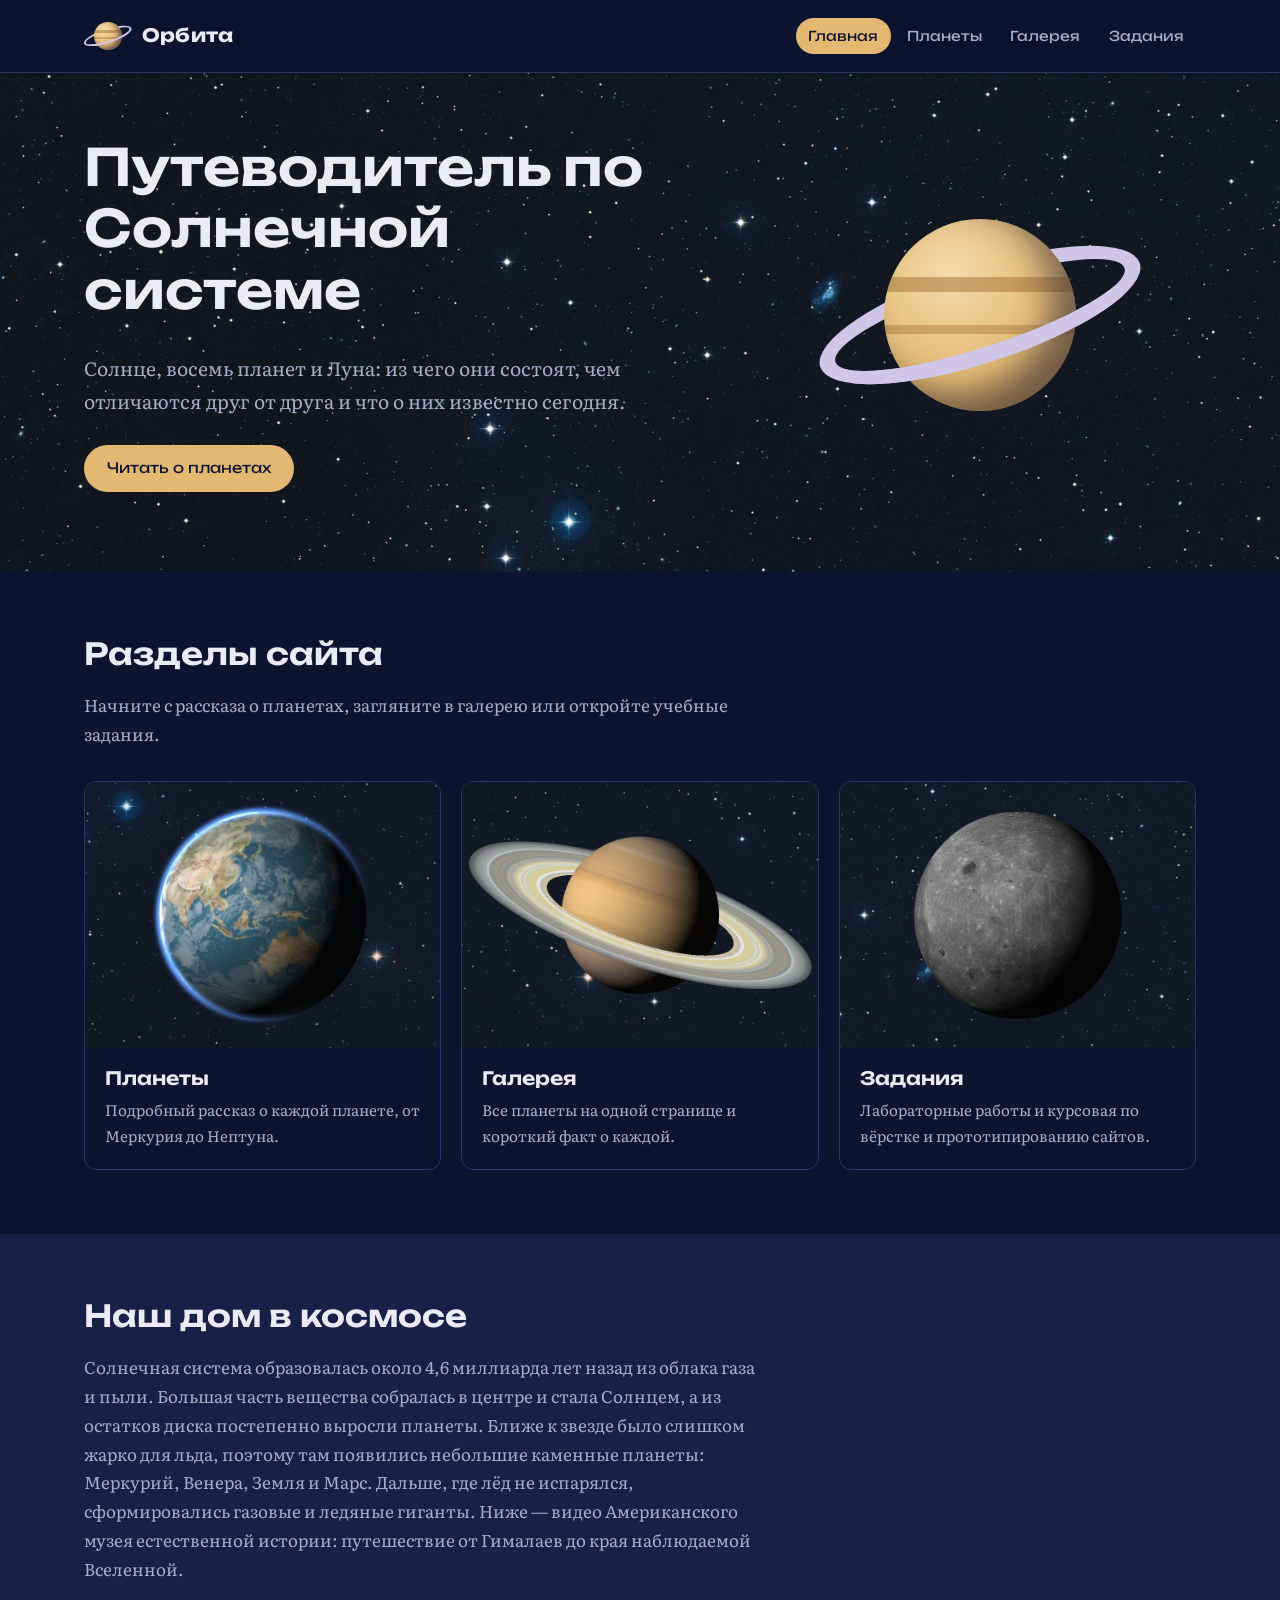
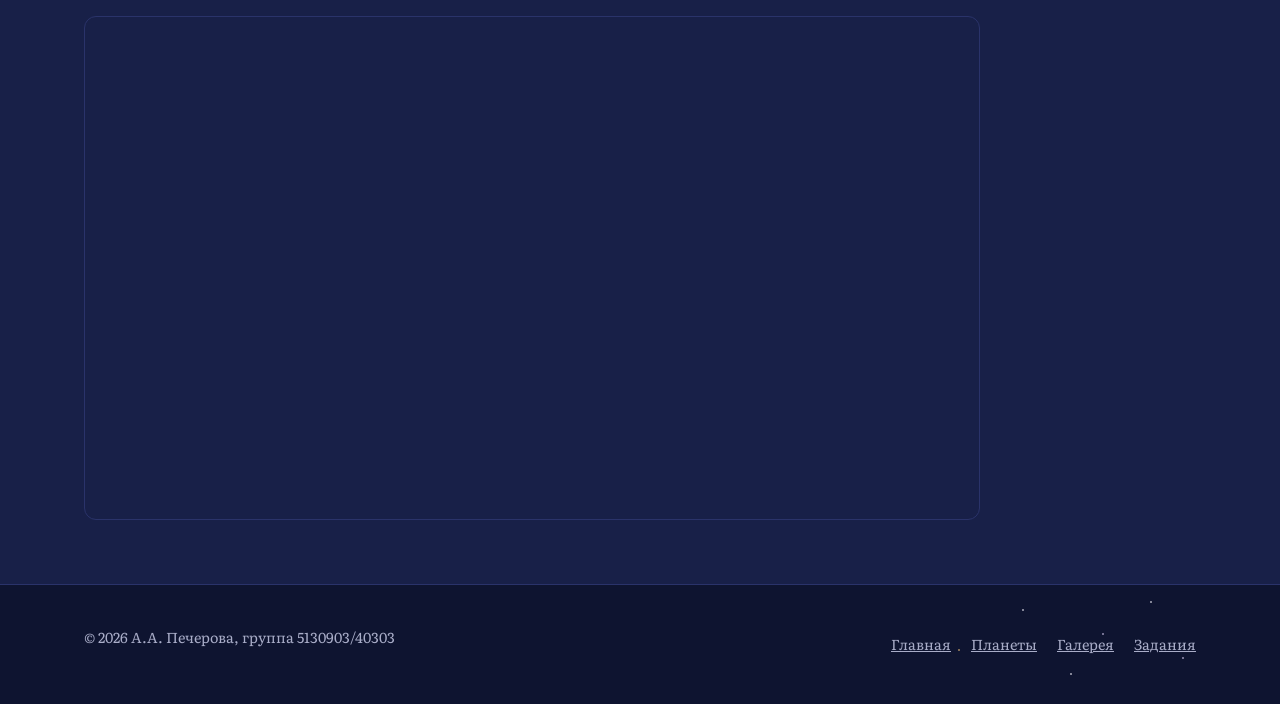
<file: index.html>
<!DOCTYPE html>
<html lang="ru">
<head>
  <meta charset="UTF-8">
  <meta name="viewport" content="width=device-width, initial-scale=1">
  <title>Орбита — путеводитель по Солнечной системе</title>
  <link rel="preconnect" href="https://fonts.googleapis.com">
  <link rel="preconnect" href="https://fonts.gstatic.com" crossorigin>
  <link href="https://fonts.googleapis.com/css2?family=Literata:opsz,wght@7..72,400;7..72,600&family=Unbounded:wght@600;700&display=swap&subset=cyrillic" rel="stylesheet">
  <link rel="stylesheet" href="css/style.css">
</head>
<body>
  <header class="header">
    <div class="container header__inner">
      <a class="logo" href="index.html" aria-label="Орбита — на главную">
        <span class="logo__planet"></span>
        <span class="logo__name">Орбита</span>
      </a>
      <input class="header__toggle" type="checkbox" id="menu-toggle">
      <label class="header__burger" for="menu-toggle" aria-label="Открыть меню"></label>
      <nav class="header__nav">
        <ul class="menu">
          <li class="menu__item"><a class="menu__link menu__link--active" href="index.html">Главная</a></li>
          <li class="menu__item"><a class="menu__link" href="pages/planets.html">Планеты</a></li>
          <li class="menu__item"><a class="menu__link" href="pages/gallery.html">Галерея</a></li>
          <li class="menu__item"><a class="menu__link" href="pages/tasks.html">Задания</a></li>
        </ul>
      </nav>
    </div>
  </header>

  <main>
    <section class="hero">
      <div class="container hero__inner">
        <div class="hero__text">
          <h1>Путеводитель по Солнечной системе</h1>
          <p class="hero__lead">Солнце, восемь планет и Луна: из чего они состоят, чем отличаются друг от друга и что о них известно сегодня.</p>
          <a class="button" href="pages/planets.html">Читать о планетах</a>
        </div>
        <div class="hero__planet">
          <span class="logo__planet"></span>
        </div>
      </div>
    </section>

    <section class="section">
      <div class="container">
        <h2>Разделы сайта</h2>
        <p class="section__intro">Начните с рассказа о планетах, загляните в галерею или откройте учебные задания.</p>
        <div class="cards">
          <a class="card" href="pages/planets.html">
            <div class="card__image card__image--earth" role="img" aria-label="Земля из космоса"></div>
            <div class="card__body">
              <h3 class="card__title">Планеты</h3>
              <p class="card__text">Подробный рассказ о каждой планете, от Меркурия до Нептуна.</p>
            </div>
          </a>
          <a class="card" href="pages/gallery.html">
            <div class="card__image card__image--saturn" role="img" aria-label="Сатурн с кольцами"></div>
            <div class="card__body">
              <h3 class="card__title">Галерея</h3>
              <p class="card__text">Все планеты на одной странице и короткий факт о каждой.</p>
            </div>
          </a>
          <a class="card" href="pages/tasks.html">
            <div class="card__image card__image--moon" role="img" aria-label="Луна"></div>
            <div class="card__body">
              <h3 class="card__title">Задания</h3>
              <p class="card__text">Лабораторные работы и курсовая по вёрстке и прототипированию сайтов.</p>
            </div>
          </a>
        </div>
      </div>
    </section>

    <section class="section section--alt">
      <div class="container">
        <h2>Наш дом в космосе</h2>
        <p class="section__intro">Солнечная система образовалась около 4,6 миллиарда лет назад из облака газа и пыли. Большая часть вещества собралась в центре и стала Солнцем, а из остатков диска постепенно выросли планеты. Ближе к звезде было слишком жарко для льда, поэтому там появились небольшие каменные планеты: Меркурий, Венера, Земля и Марс. Дальше, где лёд не испарялся, сформировались газовые и ледяные гиганты. Ниже — видео Американского музея естественной истории: путешествие от Гималаев до края наблюдаемой Вселенной.</p>
        <div class="video">
          <iframe class="video__frame" src="https://www.youtube.com/embed/17jymDn0W6U" title="Видео «Известная Вселенная»" allow="accelerometer; encrypted-media; gyroscope; picture-in-picture" referrerpolicy="strict-origin-when-cross-origin" allowfullscreen></iframe>
        </div>
      </div>
    </section>
  </main>

  <footer class="footer">
    <div class="container footer__inner">
      <p class="footer__copy"></p>
      <ul class="footer__menu">
        <li><a class="footer__link" href="index.html">Главная</a></li>
        <li><a class="footer__link" href="pages/planets.html">Планеты</a></li>
        <li><a class="footer__link" href="pages/gallery.html">Галерея</a></li>
        <li><a class="footer__link" href="pages/tasks.html">Задания</a></li>
      </ul>
    </div>
  </footer>
</body>
</html>
</file>
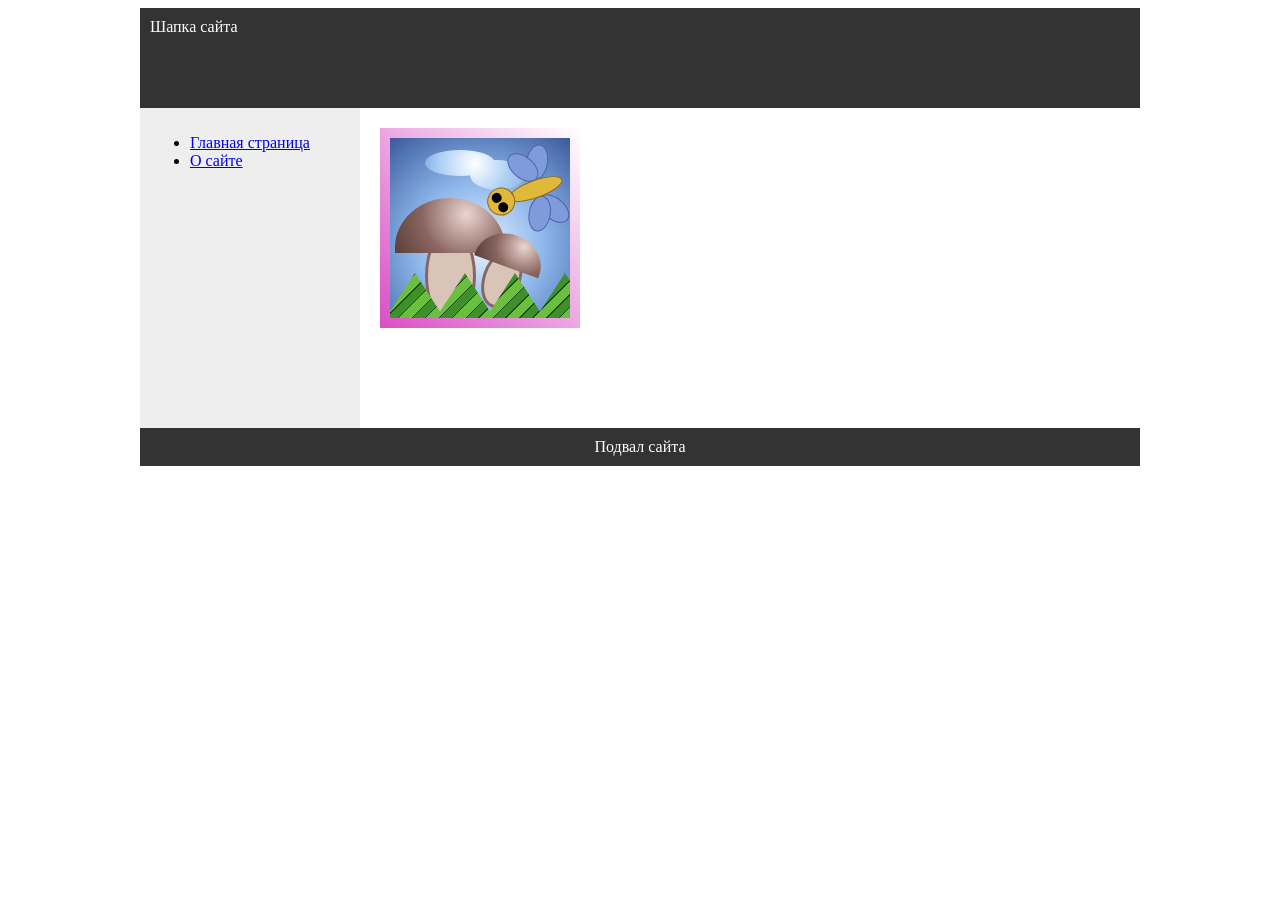
<file: labs/task-1/index.html>
<!DOCTYPE html>
<html lang="ru">
<head>
    <meta charset="UTF-8">
    <title>My site</title>
    <link rel="stylesheet" href="css/style.css">
    <link rel="stylesheet" href="css/pic.css">
</head>
<body>
    <div id="container">
        <div id="header">
            Шапка сайта
        </div>

        <div id="menu">
            <ul>
                <li><a href="#">Главная страница</a></li>
                <li><a href="#">О сайте</a></li>
            </ul>
        </div>

        <div id="content">
            <div class="picture-frame">
            <div class="picture">
                <div class="mushroom-big-stem"></div>
                <div class="mushroom-big-cap"></div>
                
                <div class="mushroom-small">
                    <div class="mushroom-small-stem"></div>
                    <div class="mushroom-small-cap"></div>
                </div>

                <div class="grass"></div>

                <div class="cloud">
                    <div class="cloud-bump cloud-bump-1"></div>
                    <div class="cloud-bump cloud-bump-2"></div>
                </div>

                <div class="dragonfly">
                    <div class="wing wing-1"></div>
                    <div class="wing wing-2"></div>
                    <div class="wing wing-3"></div>
                    <div class="wing wing-4"></div>
                    <div class="fly-body"></div>
                    <div class="fly-head">
                        <div class="fly-eye fly-eye-1"></div>
                        <div class="fly-eye fly-eye-2"></div>
                    </div>
                </div>

            </div>
            </div>
        </div>

        <div id="clear"></div>

        <div id="footer">
            Подвал сайта
        </div>
    </div>
</body>
</html>
</file>
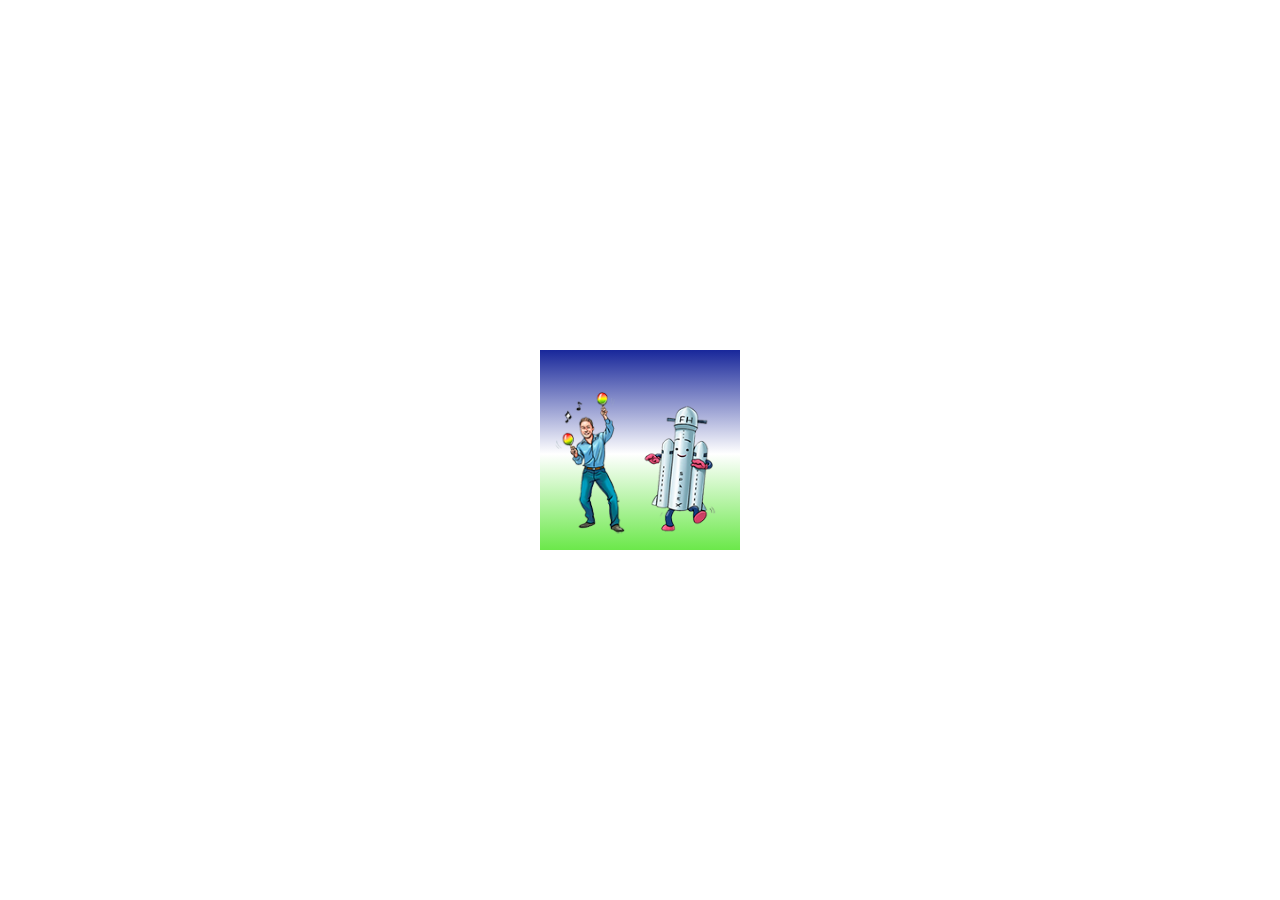
<file: labs/task-2/index.html>
<!DOCTYPE html>
<html lang="ru">

<head>
    <meta charset="UTF-8">
    <title>Flexbox-ролик</title>
    <link rel="stylesheet" href="style.css">
</head>

<body>
    <div class="clip">
        <div class="scene scene-static">
            <img class="musk-dance" src="img/mask3.png" alt="Маск с маракасами">
            <img class="rocket-dance" src="img/mask2.png" alt="Ракета">
        </div>
        <div class="scene scene-hover">
            <img class="musk-facepalm" src="img/mask5.png" alt="Маск">
            <p class="caption">Как тебе такое?</p>
            <div class="rocket-zone">
                <img class="rocket-fly" src="img/mask4.png" alt="Ракета с Маском">
            </div>
        </div>
        <div class="scene scene-active">
            <p class="caption caption-vertical">Меня не удивишь</p>
            <div class="musk-point">
                <img class="musk-body" src="img/finger3.png" alt="Маск">
                <img class="finger" src="img/finger2.png" alt="Палец">
            </div>
        </div>
    </div>
</body>

</html>
</file>
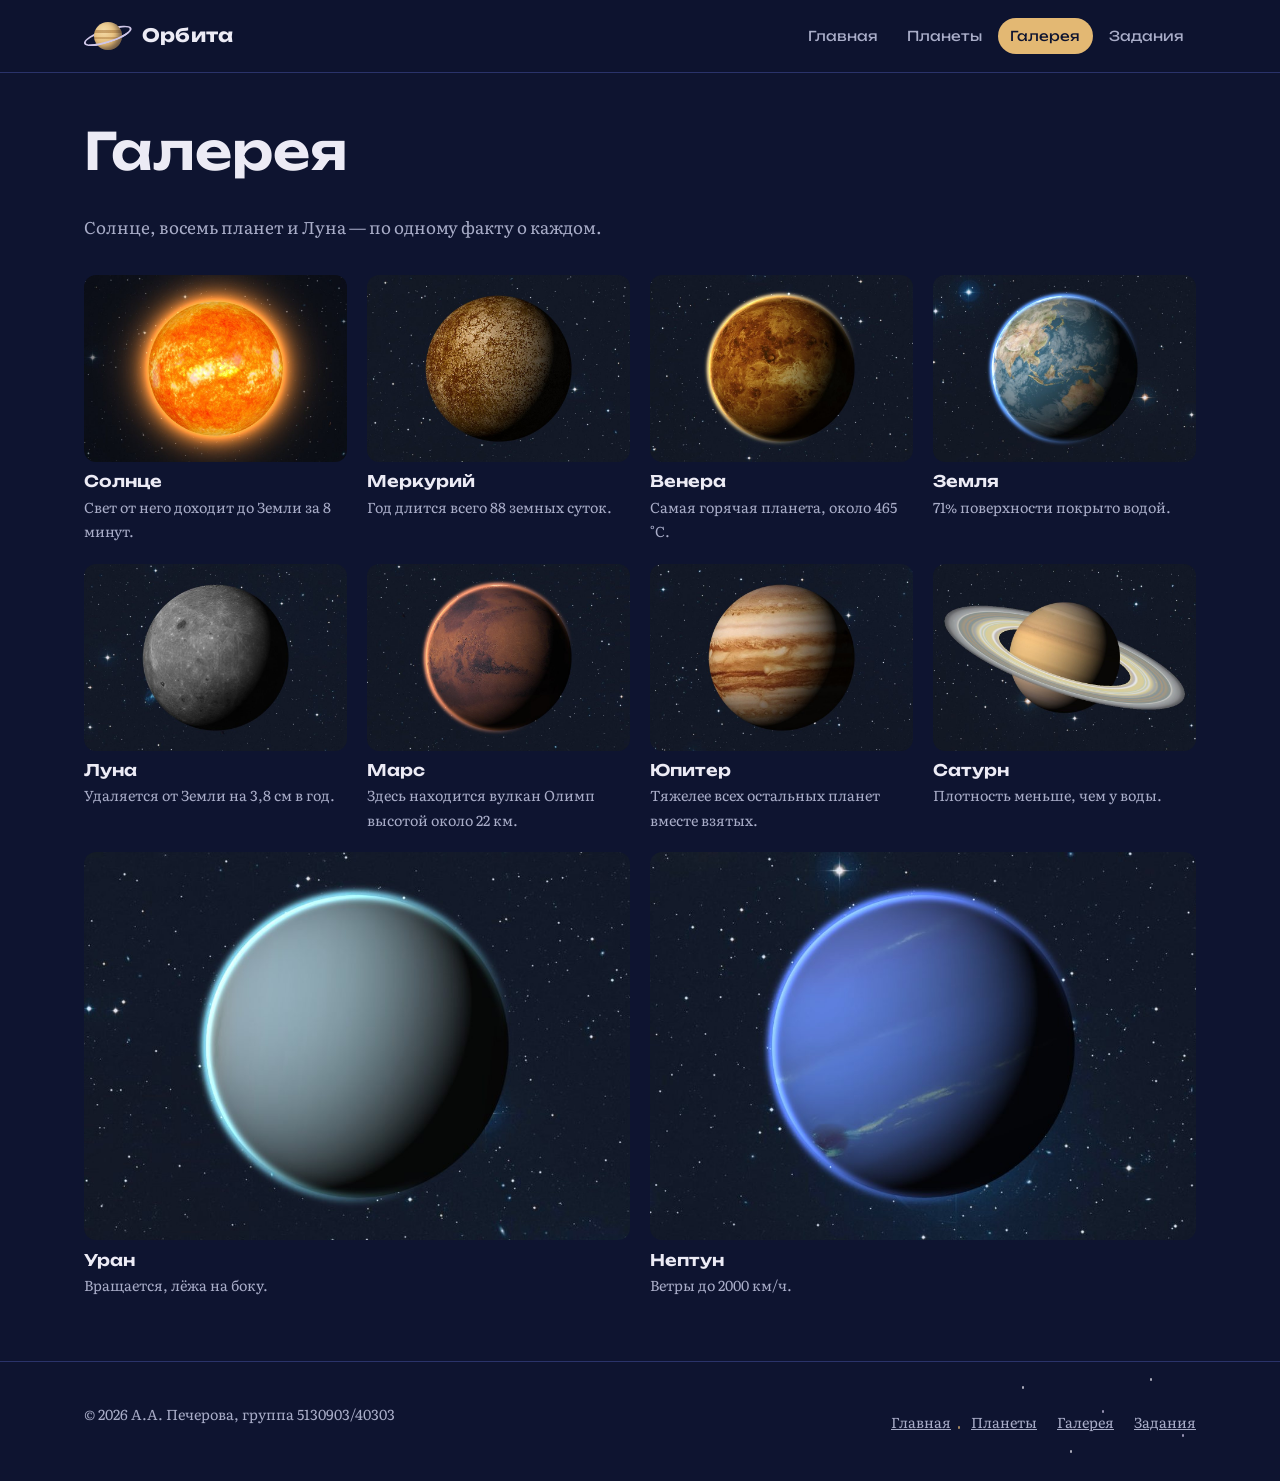
<file: pages/gallery.html>
<!DOCTYPE html>
<html lang="ru">
<head>
  <meta charset="UTF-8">
  <meta name="viewport" content="width=device-width, initial-scale=1">
  <title>Галерея — Орбита</title>
  <link rel="preconnect" href="https://fonts.googleapis.com">
  <link rel="preconnect" href="https://fonts.gstatic.com" crossorigin>
  <link href="https://fonts.googleapis.com/css2?family=Literata:opsz,wght@7..72,400;7..72,600&family=Unbounded:wght@600;700&display=swap&subset=cyrillic" rel="stylesheet">
  <link rel="stylesheet" href="../css/style.css">
</head>
<body>
  <header class="header">
    <div class="container header__inner">
      <a class="logo" href="../index.html" aria-label="Орбита — на главную">
        <span class="logo__planet"></span>
        <span class="logo__name">Орбита</span>
      </a>
      <input class="header__toggle" type="checkbox" id="menu-toggle">
      <label class="header__burger" for="menu-toggle" aria-label="Открыть меню"></label>
      <nav class="header__nav">
        <ul class="menu">
          <li class="menu__item"><a class="menu__link" href="../index.html">Главная</a></li>
          <li class="menu__item"><a class="menu__link" href="planets.html">Планеты</a></li>
          <li class="menu__item"><a class="menu__link menu__link--active" href="gallery.html">Галерея</a></li>
          <li class="menu__item"><a class="menu__link" href="tasks.html">Задания</a></li>
        </ul>
      </nav>
    </div>
  </header>

  <main>
    <div class="container">
      <div class="page-title">
        <h1>Галерея</h1>
        <p class="page-title__lead">Солнце, восемь планет и Луна — по одному факту о каждом.</p>
      </div>
      <div class="gallery">
        <figure class="gallery__item">
          <div class="gallery__image gallery__image--sun" role="img" aria-label="Солнце"></div>
          <figcaption class="gallery__caption">
            <h2 class="gallery__name">Солнце</h2>
            <p class="gallery__fact">Свет от него доходит до Земли за 8 минут.</p>
          </figcaption>
        </figure>
        <figure class="gallery__item">
          <div class="gallery__image gallery__image--mercury" role="img" aria-label="Меркурий"></div>
          <figcaption class="gallery__caption">
            <h2 class="gallery__name">Меркурий</h2>
            <p class="gallery__fact">Год длится всего 88 земных суток.</p>
          </figcaption>
        </figure>
        <figure class="gallery__item">
          <div class="gallery__image gallery__image--venus" role="img" aria-label="Венера"></div>
          <figcaption class="gallery__caption">
            <h2 class="gallery__name">Венера</h2>
            <p class="gallery__fact">Самая горячая планета, около 465 °C.</p>
          </figcaption>
        </figure>
        <figure class="gallery__item">
          <div class="gallery__image gallery__image--earth" role="img" aria-label="Земля"></div>
          <figcaption class="gallery__caption">
            <h2 class="gallery__name">Земля</h2>
            <p class="gallery__fact">71% поверхности покрыто водой.</p>
          </figcaption>
        </figure>
        <figure class="gallery__item">
          <div class="gallery__image gallery__image--moon" role="img" aria-label="Луна"></div>
          <figcaption class="gallery__caption">
            <h2 class="gallery__name">Луна</h2>
            <p class="gallery__fact">Удаляется от Земли на 3,8 см в год.</p>
          </figcaption>
        </figure>
        <figure class="gallery__item">
          <div class="gallery__image gallery__image--mars" role="img" aria-label="Марс"></div>
          <figcaption class="gallery__caption">
            <h2 class="gallery__name">Марс</h2>
            <p class="gallery__fact">Здесь находится вулкан Олимп высотой около 22 км.</p>
          </figcaption>
        </figure>
        <figure class="gallery__item">
          <div class="gallery__image gallery__image--jupiter" role="img" aria-label="Юпитер"></div>
          <figcaption class="gallery__caption">
            <h2 class="gallery__name">Юпитер</h2>
            <p class="gallery__fact">Тяжелее всех остальных планет вместе взятых.</p>
          </figcaption>
        </figure>
        <figure class="gallery__item">
          <div class="gallery__image gallery__image--saturn" role="img" aria-label="Сатурн"></div>
          <figcaption class="gallery__caption">
            <h2 class="gallery__name">Сатурн</h2>
            <p class="gallery__fact">Плотность меньше, чем у воды.</p>
          </figcaption>
        </figure>
        <figure class="gallery__item">
          <div class="gallery__image gallery__image--uranus" role="img" aria-label="Уран"></div>
          <figcaption class="gallery__caption">
            <h2 class="gallery__name">Уран</h2>
            <p class="gallery__fact">Вращается, лёжа на боку.</p>
          </figcaption>
        </figure>
        <figure class="gallery__item">
          <div class="gallery__image gallery__image--neptune" role="img" aria-label="Нептун"></div>
          <figcaption class="gallery__caption">
            <h2 class="gallery__name">Нептун</h2>
            <p class="gallery__fact">Ветры до 2000 км/ч.</p>
          </figcaption>
        </figure>
      </div>
    </div>
  </main>

  <footer class="footer">
    <div class="container footer__inner">
      <p class="footer__copy"></p>
      <ul class="footer__menu">
        <li><a class="footer__link" href="../index.html">Главная</a></li>
        <li><a class="footer__link" href="planets.html">Планеты</a></li>
        <li><a class="footer__link" href="gallery.html">Галерея</a></li>
        <li><a class="footer__link" href="tasks.html">Задания</a></li>
      </ul>
    </div>
  </footer>
</body>
</html>
</file>
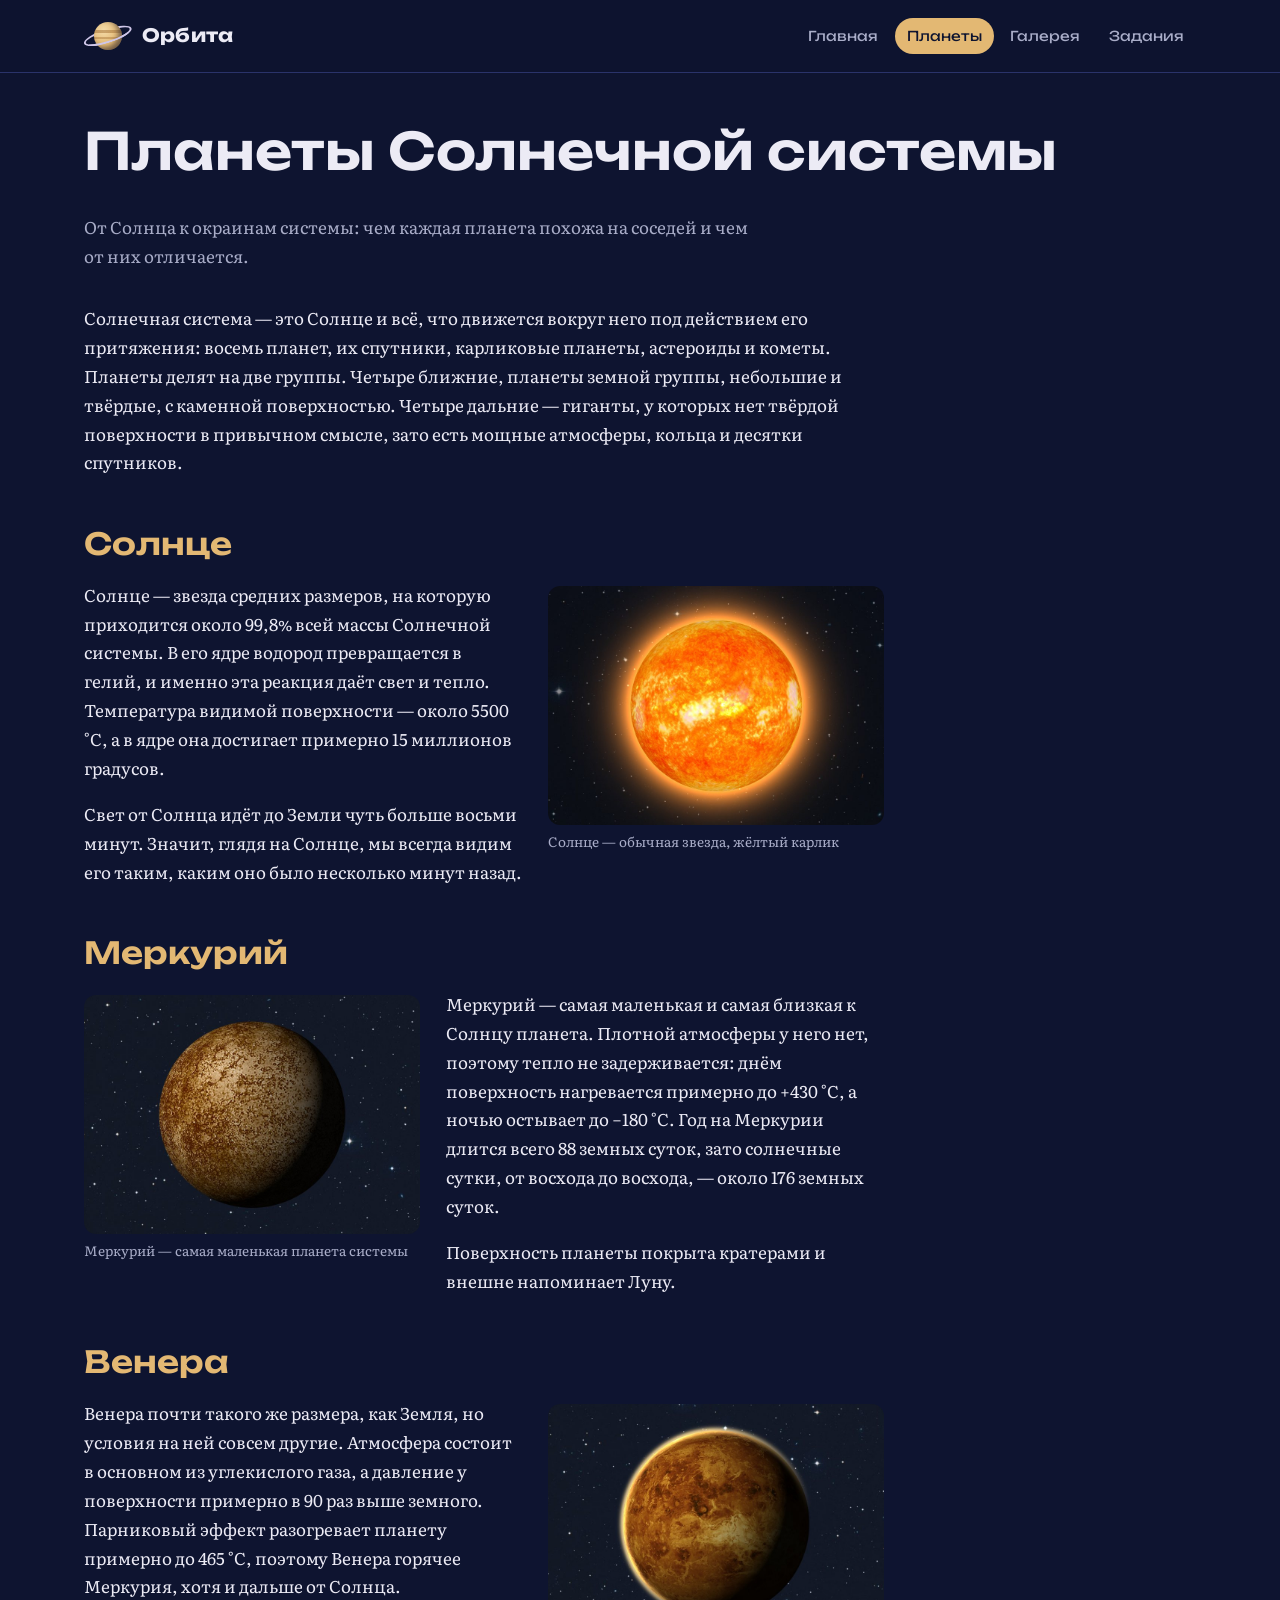
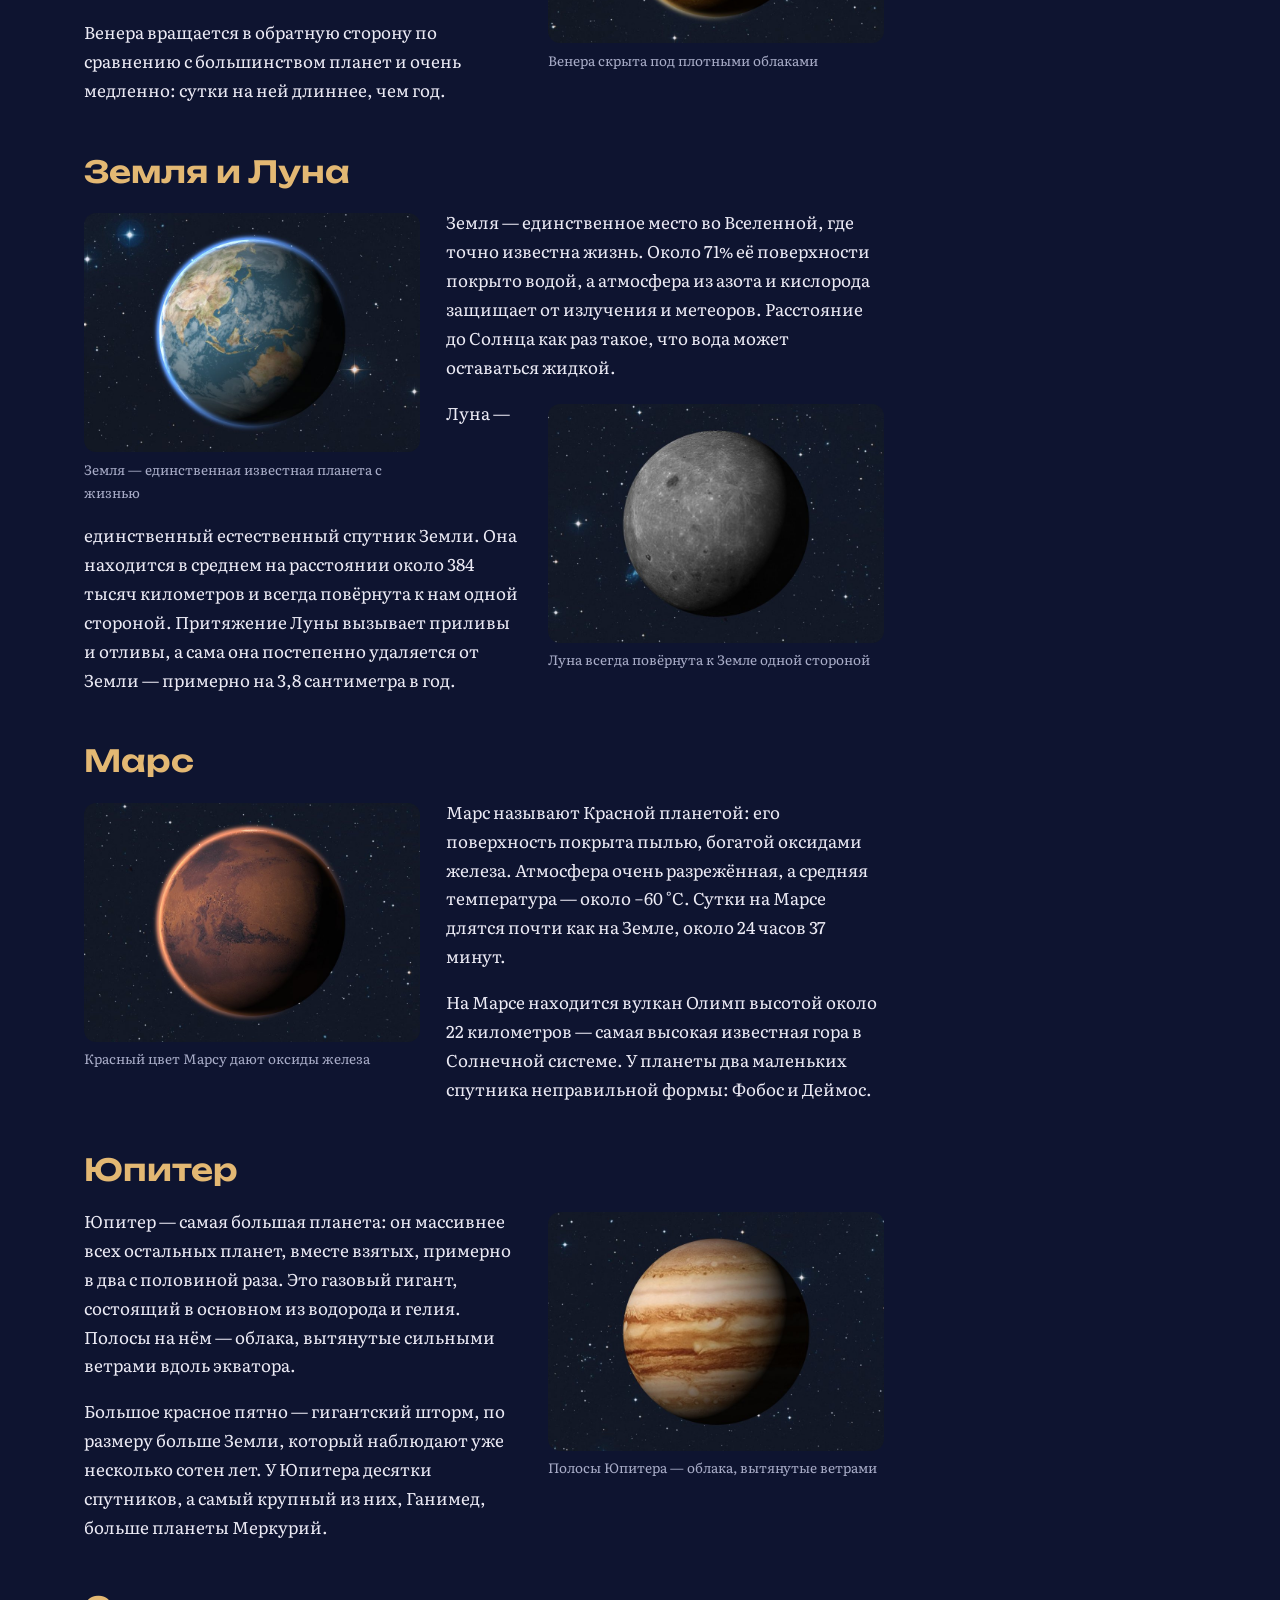
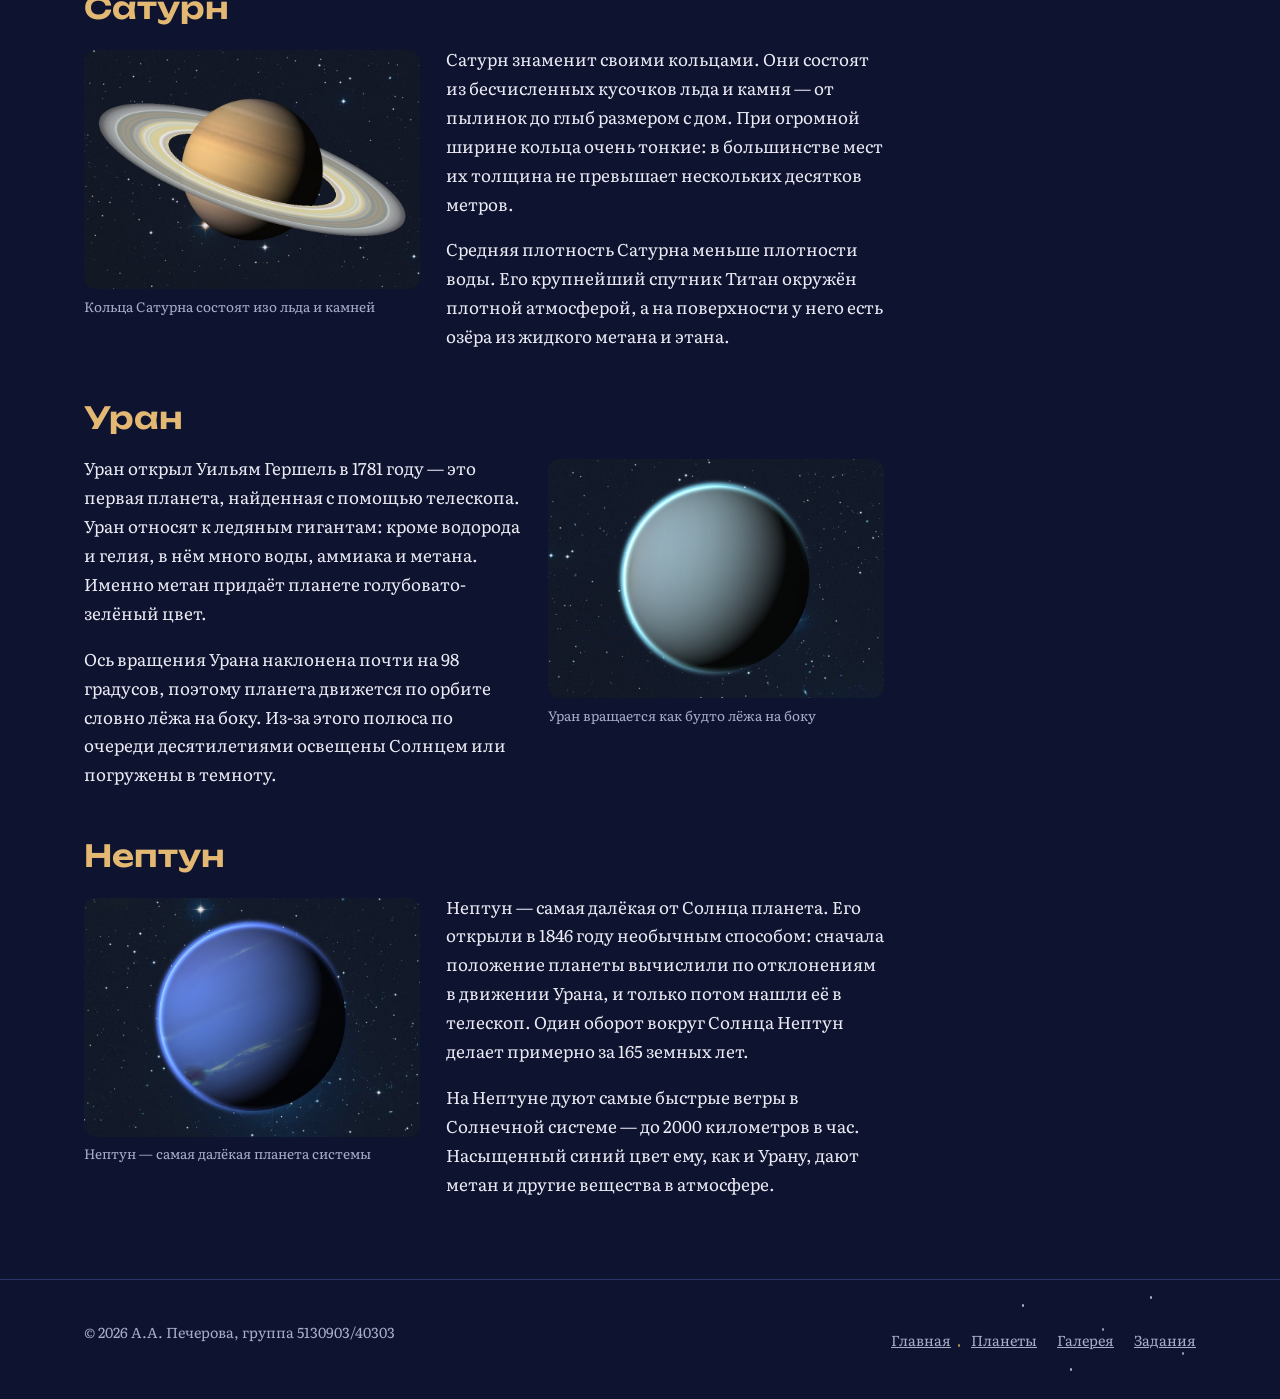
<file: pages/planets.html>
<!DOCTYPE html>
<html lang="ru">
<head>
  <meta charset="UTF-8">
  <meta name="viewport" content="width=device-width, initial-scale=1">
  <title>Планеты — Орбита</title>
  <link rel="preconnect" href="https://fonts.googleapis.com">
  <link rel="preconnect" href="https://fonts.gstatic.com" crossorigin>
  <link href="https://fonts.googleapis.com/css2?family=Literata:opsz,wght@7..72,400;7..72,600&family=Unbounded:wght@600;700&display=swap&subset=cyrillic" rel="stylesheet">
  <link rel="stylesheet" href="../css/style.css">
</head>
<body>
  <header class="header">
    <div class="container header__inner">
      <a class="logo" href="../index.html" aria-label="Орбита — на главную">
        <span class="logo__planet"></span>
        <span class="logo__name">Орбита</span>
      </a>
      <input class="header__toggle" type="checkbox" id="menu-toggle">
      <label class="header__burger" for="menu-toggle" aria-label="Открыть меню"></label>
      <nav class="header__nav">
        <ul class="menu">
          <li class="menu__item"><a class="menu__link" href="../index.html">Главная</a></li>
          <li class="menu__item"><a class="menu__link menu__link--active" href="planets.html">Планеты</a></li>
          <li class="menu__item"><a class="menu__link" href="gallery.html">Галерея</a></li>
          <li class="menu__item"><a class="menu__link" href="tasks.html">Задания</a></li>
        </ul>
      </nav>
    </div>
  </header>

  <main>
    <div class="container">
      <div class="page-title">
        <h1>Планеты Солнечной системы</h1>
        <p class="page-title__lead">От Солнца к окраинам системы: чем каждая планета похожа на соседей и чем от них отличается.</p>
      </div>

      <article class="article">
        <p>Солнечная система — это Солнце и всё, что движется вокруг него под действием его притяжения: восемь планет, их спутники, карликовые планеты, астероиды и кометы. Планеты делят на две группы. Четыре ближние, планеты земной группы, небольшие и твёрдые, с каменной поверхностью. Четыре дальние — гиганты, у которых нет твёрдой поверхности в привычном смысле, зато есть мощные атмосферы, кольца и десятки спутников.</p>

        <h2>Солнце</h2>
        <figure class="article__figure article__figure--right">
          <img src="../img/sun.jpg" alt="Солнце" width="900" height="640">
          <figcaption class="article__caption">Солнце — обычная звезда, жёлтый карлик</figcaption>
        </figure>
        <p>Солнце — звезда средних размеров, на которую приходится около 99,8% всей массы Солнечной системы. В его ядре водород превращается в гелий, и именно эта реакция даёт свет и тепло. Температура видимой поверхности — около 5500 °C, а в ядре она достигает примерно 15 миллионов градусов.</p>
        <p>Свет от Солнца идёт до Земли чуть больше восьми минут. Значит, глядя на Солнце, мы всегда видим его таким, каким оно было несколько минут назад.</p>

        <h2>Меркурий</h2>
        <figure class="article__figure article__figure--left">
          <img src="../img/mercury.jpg" alt="Меркурий" width="900" height="640">
          <figcaption class="article__caption">Меркурий — самая маленькая планета системы</figcaption>
        </figure>
        <p>Меркурий — самая маленькая и самая близкая к Солнцу планета. Плотной атмосферы у него нет, поэтому тепло не задерживается: днём поверхность нагревается примерно до +430 °C, а ночью остывает до −180 °C. Год на Меркурии длится всего 88 земных суток, зато солнечные сутки, от восхода до восхода, — около 176 земных суток.</p>
        <p>Поверхность планеты покрыта кратерами и внешне напоминает Луну.</p>

        <h2>Венера</h2>
        <figure class="article__figure article__figure--right">
          <img src="../img/venus.jpg" alt="Венера" width="900" height="640">
          <figcaption class="article__caption">Венера скрыта под плотными облаками</figcaption>
        </figure>
        <p>Венера почти такого же размера, как Земля, но условия на ней совсем другие. Атмосфера состоит в основном из углекислого газа, а давление у поверхности примерно в 90 раз выше земного. Парниковый эффект разогревает планету примерно до 465 °C, поэтому Венера горячее Меркурия, хотя и дальше от Солнца.</p>
        <p>Венера вращается в обратную сторону по сравнению с большинством планет и очень медленно: сутки на ней длиннее, чем год.</p>

        <h2>Земля и Луна</h2>
        <figure class="article__figure article__figure--left">
          <img src="../img/earth.jpg" alt="Земля" width="900" height="640">
          <figcaption class="article__caption">Земля — единственная известная планета с жизнью</figcaption>
        </figure>
        <p>Земля — единственное место во Вселенной, где точно известна жизнь. Около 71% её поверхности покрыто водой, а атмосфера из азота и кислорода защищает от излучения и метеоров. Расстояние до Солнца как раз такое, что вода может оставаться жидкой.</p>
        <figure class="article__figure article__figure--right">
          <img src="../img/moon.jpg" alt="Луна" width="900" height="640">
          <figcaption class="article__caption">Луна всегда повёрнута к Земле одной стороной</figcaption>
        </figure>
        <p>Луна — единственный естественный спутник Земли. Она находится в среднем на расстоянии около 384 тысяч километров и всегда повёрнута к нам одной стороной. Притяжение Луны вызывает приливы и отливы, а сама она постепенно удаляется от Земли — примерно на 3,8 сантиметра в год.</p>

        <h2>Марс</h2>
        <figure class="article__figure article__figure--left">
          <img src="../img/mars.jpg" alt="Марс" width="900" height="640">
          <figcaption class="article__caption">Красный цвет Марсу дают оксиды железа</figcaption>
        </figure>
        <p>Марс называют Красной планетой: его поверхность покрыта пылью, богатой оксидами железа. Атмосфера очень разрежённая, а средняя температура — около −60 °C. Сутки на Марсе длятся почти как на Земле, около 24 часов 37 минут.</p>
        <p>На Марсе находится вулкан Олимп высотой около 22 километров — самая высокая известная гора в Солнечной системе. У планеты два маленьких спутника неправильной формы: Фобос и Деймос.</p>

        <h2>Юпитер</h2>
        <figure class="article__figure article__figure--right">
          <img src="../img/jupiter.jpg" alt="Юпитер" width="900" height="640">
          <figcaption class="article__caption">Полосы Юпитера — облака, вытянутые ветрами</figcaption>
        </figure>
        <p>Юпитер — самая большая планета: он массивнее всех остальных планет, вместе взятых, примерно в два с половиной раза. Это газовый гигант, состоящий в основном из водорода и гелия. Полосы на нём — облака, вытянутые сильными ветрами вдоль экватора.</p>
        <p>Большое красное пятно — гигантский шторм, по размеру больше Земли, который наблюдают уже несколько сотен лет. У Юпитера десятки спутников, а самый крупный из них, Ганимед, больше планеты Меркурий.</p>

        <h2>Сатурн</h2>
        <figure class="article__figure article__figure--left">
          <img src="../img/saturn.jpg" alt="Сатурн" width="900" height="640">
          <figcaption class="article__caption">Кольца Сатурна состоят изо льда и камней</figcaption>
        </figure>
        <p>Сатурн знаменит своими кольцами. Они состоят из бесчисленных кусочков льда и камня — от пылинок до глыб размером с дом. При огромной ширине кольца очень тонкие: в большинстве мест их толщина не превышает нескольких десятков метров.</p>
        <p>Средняя плотность Сатурна меньше плотности воды. Его крупнейший спутник Титан окружён плотной атмосферой, а на поверхности у него есть озёра из жидкого метана и этана.</p>

        <h2>Уран</h2>
        <figure class="article__figure article__figure--right">
          <img src="../img/uranus.jpg" alt="Уран" width="900" height="640">
          <figcaption class="article__caption">Уран вращается как будто лёжа на боку</figcaption>
        </figure>
        <p>Уран открыл Уильям Гершель в 1781 году — это первая планета, найденная с помощью телескопа. Уран относят к ледяным гигантам: кроме водорода и гелия, в нём много воды, аммиака и метана. Именно метан придаёт планете голубовато-зелёный цвет.</p>
        <p>Ось вращения Урана наклонена почти на 98 градусов, поэтому планета движется по орбите словно лёжа на боку. Из-за этого полюса по очереди десятилетиями освещены Солнцем или погружены в темноту.</p>

        <h2>Нептун</h2>
        <figure class="article__figure article__figure--left">
          <img src="../img/neptune.jpg" alt="Нептун" width="900" height="640">
          <figcaption class="article__caption">Нептун — самая далёкая планета системы</figcaption>
        </figure>
        <p>Нептун — самая далёкая от Солнца планета. Его открыли в 1846 году необычным способом: сначала положение планеты вычислили по отклонениям в движении Урана, и только потом нашли её в телескоп. Один оборот вокруг Солнца Нептун делает примерно за 165 земных лет.</p>
        <p>На Нептуне дуют самые быстрые ветры в Солнечной системе — до 2000 километров в час. Насыщенный синий цвет ему, как и Урану, дают метан и другие вещества в атмосфере.</p>
      </article>
    </div>
  </main>

  <footer class="footer">
    <div class="container footer__inner">
      <p class="footer__copy"></p>
      <ul class="footer__menu">
        <li><a class="footer__link" href="../index.html">Главная</a></li>
        <li><a class="footer__link" href="planets.html">Планеты</a></li>
        <li><a class="footer__link" href="gallery.html">Галерея</a></li>
        <li><a class="footer__link" href="tasks.html">Задания</a></li>
      </ul>
    </div>
  </footer>
</body>
</html>
</file>
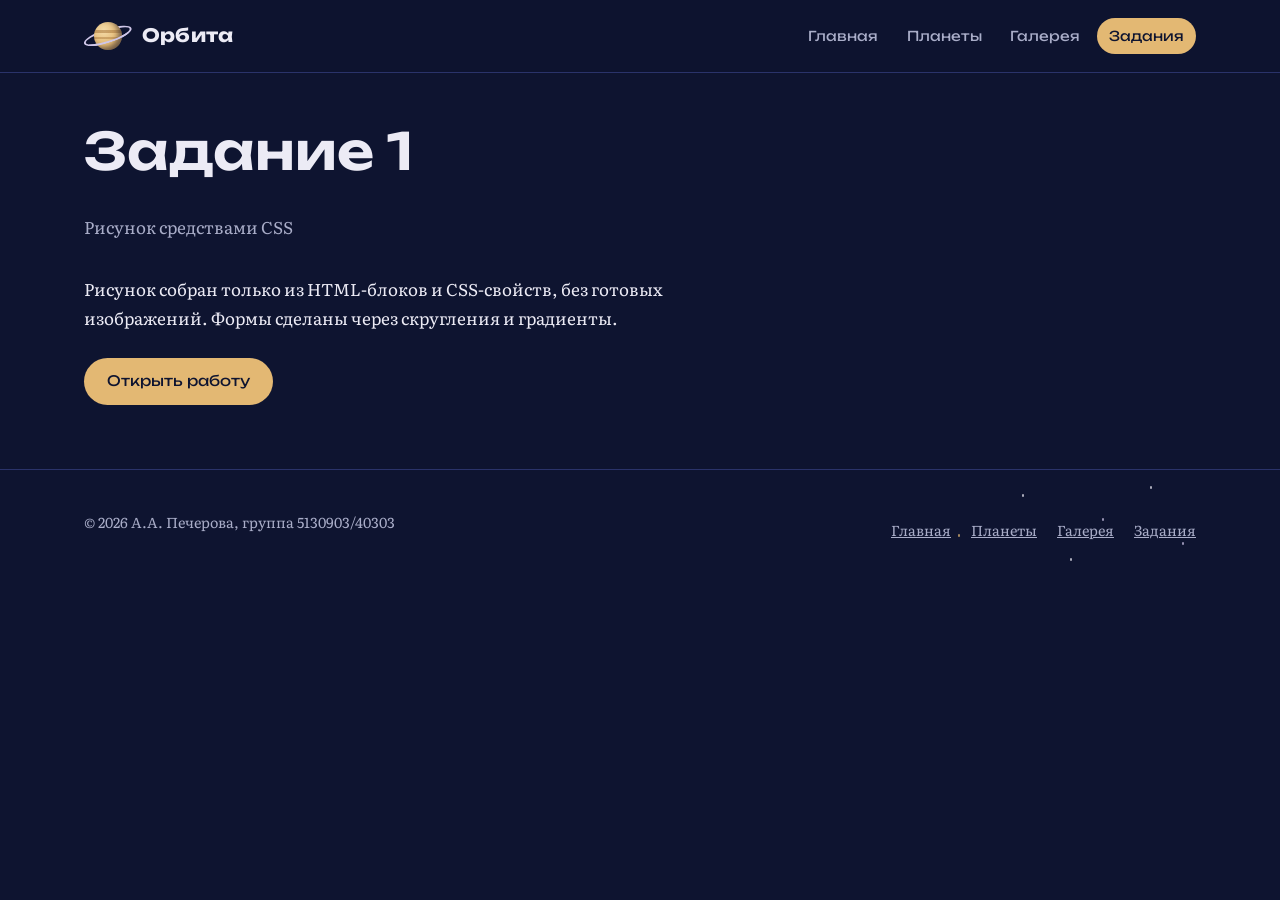
<file: pages/task-1.html>
<!DOCTYPE html>
<html lang="ru">
<head>
  <meta charset="UTF-8">
  <meta name="viewport" content="width=device-width, initial-scale=1">
  <title>Задание 1 — Орбита</title>
  <link rel="preconnect" href="https://fonts.googleapis.com">
  <link rel="preconnect" href="https://fonts.gstatic.com" crossorigin>
  <link href="https://fonts.googleapis.com/css2?family=Literata:opsz,wght@7..72,400;7..72,600&family=Unbounded:wght@600;700&display=swap&subset=cyrillic" rel="stylesheet">
  <link rel="stylesheet" href="../css/style.css">
</head>
<body>
  <header class="header">
    <div class="container header__inner">
      <a class="logo" href="../index.html" aria-label="Орбита — на главную">
        <span class="logo__planet"></span>
        <span class="logo__name">Орбита</span>
      </a>
      <input class="header__toggle" type="checkbox" id="menu-toggle">
      <label class="header__burger" for="menu-toggle" aria-label="Открыть меню"></label>
      <nav class="header__nav">
        <ul class="menu">
          <li class="menu__item"><a class="menu__link" href="../index.html">Главная</a></li>
          <li class="menu__item"><a class="menu__link" href="planets.html">Планеты</a></li>
          <li class="menu__item"><a class="menu__link" href="gallery.html">Галерея</a></li>
          <li class="menu__item"><a class="menu__link menu__link--active" href="tasks.html">Задания</a></li>
        </ul>
      </nav>
    </div>
  </header>

  <main>
    <div class="container">
      <div class="page-title">
        <h1>Задание 1</h1>
        <p class="page-title__lead">Рисунок средствами CSS</p>
      </div>
      <section class="task">
        <div class="task__text">
          <p>Рисунок собран только из HTML-блоков и CSS-свойств, без готовых изображений. Формы сделаны через скругления и градиенты.</p>
          <a class="button" href="../labs/task-1/index.html">Открыть работу</a>
        </div>
      </section>
    </div>
  </main>

  <footer class="footer">
    <div class="container footer__inner">
      <p class="footer__copy"></p>
      <ul class="footer__menu">
        <li><a class="footer__link" href="../index.html">Главная</a></li>
        <li><a class="footer__link" href="planets.html">Планеты</a></li>
        <li><a class="footer__link" href="gallery.html">Галерея</a></li>
        <li><a class="footer__link" href="tasks.html">Задания</a></li>
      </ul>
    </div>
  </footer>
</body>
</html>
</file>
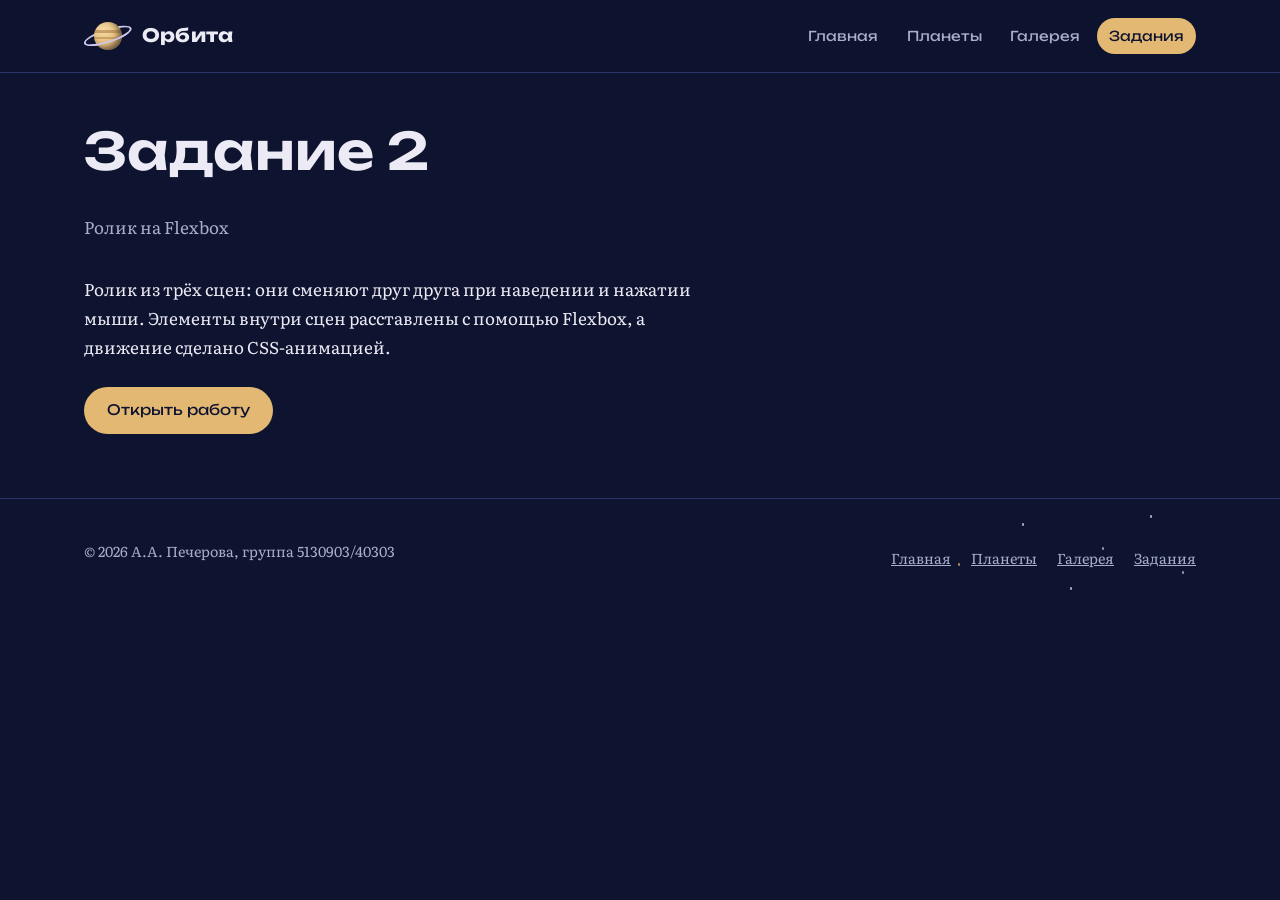
<file: pages/task-2.html>
<!DOCTYPE html>
<html lang="ru">
<head>
  <meta charset="UTF-8">
  <meta name="viewport" content="width=device-width, initial-scale=1">
  <title>Задание 2 — Орбита</title>
  <link rel="preconnect" href="https://fonts.googleapis.com">
  <link rel="preconnect" href="https://fonts.gstatic.com" crossorigin>
  <link href="https://fonts.googleapis.com/css2?family=Literata:opsz,wght@7..72,400;7..72,600&family=Unbounded:wght@600;700&display=swap&subset=cyrillic" rel="stylesheet">
  <link rel="stylesheet" href="../css/style.css">
</head>
<body>
  <header class="header">
    <div class="container header__inner">
      <a class="logo" href="../index.html" aria-label="Орбита — на главную">
        <span class="logo__planet"></span>
        <span class="logo__name">Орбита</span>
      </a>
      <input class="header__toggle" type="checkbox" id="menu-toggle">
      <label class="header__burger" for="menu-toggle" aria-label="Открыть меню"></label>
      <nav class="header__nav">
        <ul class="menu">
          <li class="menu__item"><a class="menu__link" href="../index.html">Главная</a></li>
          <li class="menu__item"><a class="menu__link" href="planets.html">Планеты</a></li>
          <li class="menu__item"><a class="menu__link" href="gallery.html">Галерея</a></li>
          <li class="menu__item"><a class="menu__link menu__link--active" href="tasks.html">Задания</a></li>
        </ul>
      </nav>
    </div>
  </header>

  <main>
    <div class="container">
      <div class="page-title">
        <h1>Задание 2</h1>
        <p class="page-title__lead">Ролик на Flexbox</p>
      </div>
      <section class="task">
        <div class="task__text">
          <p>Ролик из трёх сцен: они сменяют друг друга при наведении и нажатии мыши. Элементы внутри сцен расставлены с помощью Flexbox, а движение сделано CSS-анимацией.</p>
          <a class="button" href="../labs/task-2/index.html">Открыть работу</a>
        </div>
      </section>
    </div>
  </main>

  <footer class="footer">
    <div class="container footer__inner">
      <p class="footer__copy"></p>
      <ul class="footer__menu">
        <li><a class="footer__link" href="../index.html">Главная</a></li>
        <li><a class="footer__link" href="planets.html">Планеты</a></li>
        <li><a class="footer__link" href="gallery.html">Галерея</a></li>
        <li><a class="footer__link" href="tasks.html">Задания</a></li>
      </ul>
    </div>
  </footer>
</body>
</html>
</file>
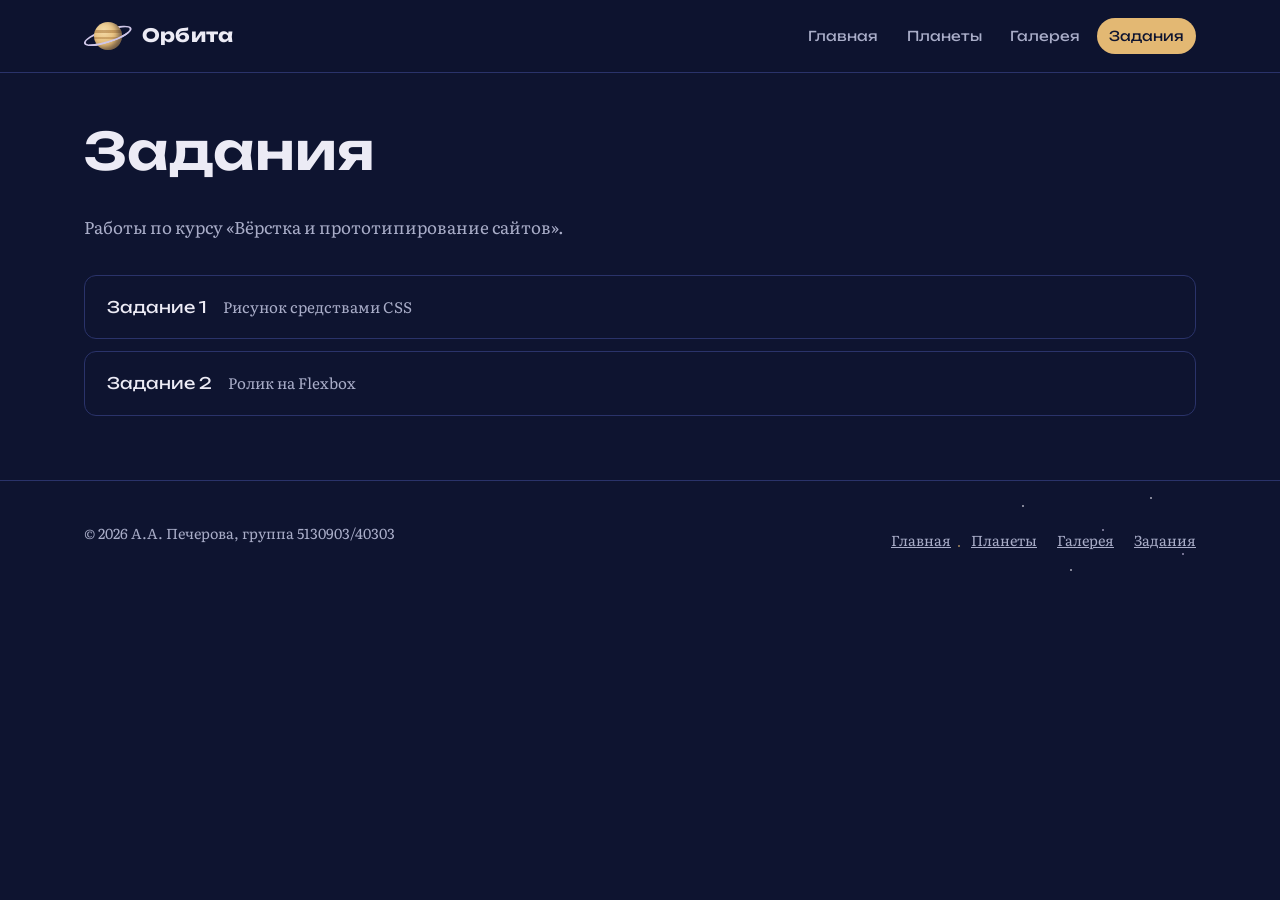
<file: pages/tasks.html>
<!DOCTYPE html>
<html lang="ru">
<head>
  <meta charset="UTF-8">
  <meta name="viewport" content="width=device-width, initial-scale=1">
  <title>Задания — Орбита</title>
  <link rel="preconnect" href="https://fonts.googleapis.com">
  <link rel="preconnect" href="https://fonts.gstatic.com" crossorigin>
  <link href="https://fonts.googleapis.com/css2?family=Literata:opsz,wght@7..72,400;7..72,600&family=Unbounded:wght@600;700&display=swap&subset=cyrillic" rel="stylesheet">
  <link rel="stylesheet" href="../css/style.css">
</head>
<body>
  <header class="header">
    <div class="container header__inner">
      <a class="logo" href="../index.html" aria-label="Орбита — на главную">
        <span class="logo__planet"></span>
        <span class="logo__name">Орбита</span>
      </a>
      <input class="header__toggle" type="checkbox" id="menu-toggle">
      <label class="header__burger" for="menu-toggle" aria-label="Открыть меню"></label>
      <nav class="header__nav">
        <ul class="menu">
          <li class="menu__item"><a class="menu__link" href="../index.html">Главная</a></li>
          <li class="menu__item"><a class="menu__link" href="planets.html">Планеты</a></li>
          <li class="menu__item"><a class="menu__link" href="gallery.html">Галерея</a></li>
          <li class="menu__item"><a class="menu__link menu__link--active" href="tasks.html">Задания</a></li>
        </ul>
      </nav>
    </div>
  </header>

  <main>
    <div class="container">
      <div class="page-title">
        <h1>Задания</h1>
        <p class="page-title__lead">Работы по курсу «Вёрстка и прототипирование сайтов».</p>
      </div>
      <ul class="tasks">
        <li>
          <a class="tasks__link" href="task-1.html">
            <span class="tasks__title">Задание 1</span>
            <span class="tasks__desc">Рисунок средствами CSS</span>
          </a>
        </li>
        <li>
          <a class="tasks__link" href="task-2.html">
            <span class="tasks__title">Задание 2</span>
            <span class="tasks__desc">Ролик на Flexbox</span>
          </a>
        </li>
      </ul>
    </div>
  </main>

  <footer class="footer">
    <div class="container footer__inner">
      <p class="footer__copy"></p>
      <ul class="footer__menu">
        <li><a class="footer__link" href="../index.html">Главная</a></li>
        <li><a class="footer__link" href="planets.html">Планеты</a></li>
        <li><a class="footer__link" href="gallery.html">Галерея</a></li>
        <li><a class="footer__link" href="tasks.html">Задания</a></li>
      </ul>
    </div>
  </footer>
</body>
</html>
</file>
<file: css/style.css>
:root {
  --c-space: #0e1430;
  --c-space-light: #182048;
  --c-line: #2a336a;
  --c-star: #ecebf5;
  --c-muted: #a9adc8;
  --c-sand: #e3b873;
  --c-sand-light: #f4dcaa;
  --c-sand-dark: #a8763a;
  --c-ring: #cfc6e8;

  --f-head: "Unbounded", "Arial Black", sans-serif;
  --f-text: "Literata", Georgia, "Times New Roman", serif;

  --logo-size: 3rem;
  --container: 72rem;
  --gap: 1.25rem;
  --radius: 0.75rem;
}

*,
*::before,
*::after {
  box-sizing: border-box;
}

html {
  scroll-behavior: smooth;
}

body {
  margin: 0;
  font-family: var(--f-text);
  font-size: 1.0625rem;
  line-height: 1.7;
  color: var(--c-star);
  background-color: var(--c-space);
}

img {
  max-width: 100%;
  height: auto;
  display: block;
}

a {
  color: var(--c-sand);
}

a:focus-visible,
label:focus-visible {
  outline: 0.15em solid var(--c-sand);
  outline-offset: 0.2em;
}

h1, h2, h3 {
  font-family: var(--f-head);
  font-weight: 600;
  line-height: 1.2;
  margin: 0 0 0.6em;
}

h1 { font-size: clamp(1.8rem, 5vw, 3.2rem); }
h2 { font-size: clamp(1.35rem, 3vw, 1.9rem); }
h3 { font-size: 1.15rem; }

p {
  margin: 0 0 1em;
}

.container {
  width: 100%;
  max-width: var(--container);
  margin: 0 auto;
  padding: 0 var(--gap);
}

.logo {
  display: inline-flex;
  align-items: center;
  gap: 0.6rem;
  text-decoration: none;
  color: var(--c-star);
  isolation: isolate;
}

.logo__planet {
  font-size: var(--logo-size);
  position: relative;
  width: 0.6em;
  height: 0.6em;
  margin: 0 0.2em;
  border-radius: 50%;
  background:
    linear-gradient(to bottom,
      transparent 30%, rgba(168, 118, 58, 0.55) 30% 38%,
      transparent 38% 55%, rgba(168, 118, 58, 0.45) 55% 60%,
      transparent 60%),
    radial-gradient(circle at 35% 30%, var(--c-sand-light), var(--c-sand) 55%, var(--c-sand-dark));
  box-shadow: inset -0.08em -0.05em 0.1em rgba(14, 20, 48, 0.45);
  flex-shrink: 0;
}

.logo__planet::before,
.logo__planet::after {
  content: "";
  position: absolute;
  top: 50%;
  left: 50%;
  width: 1.05em;
  height: 0.3em;
  border: 0.05em solid var(--c-ring);
  border-radius: 50%;
  transform: translate(-50%, -50%) rotate(-18deg);
}

.logo__planet::before {
  z-index: -1;
}

.logo__planet::after {
  border-color: transparent transparent var(--c-ring) transparent;
  z-index: 1;
}

.logo__name {
  font-family: var(--f-head);
  font-weight: 700;
  font-size: 1.15rem;
  letter-spacing: 0.02em;
}

.header {
  position: sticky;
  top: 0;
  z-index: 100;
  background-color: rgba(14, 20, 48, 0.92);
  backdrop-filter: blur(0.5rem);
  border-bottom: 1px solid var(--c-line);
}

.header__inner {
  display: flex;
  align-items: center;
  justify-content: space-between;
  min-height: 4.5rem;
  gap: var(--gap);
}

.header__toggle {
  position: absolute;
  opacity: 0;
  pointer-events: none;
}

.header__burger {
  display: none;
  width: 2.75rem;
  height: 2.75rem;
  border-radius: 50%;
  cursor: pointer;
  position: relative;
}

.header__burger::before {
  content: "";
  position: absolute;
  left: 50%;
  top: 50%;
  width: 1.3rem;
  height: 0.14rem;
  background-color: var(--c-star);
  transform: translate(-50%, -50%);
  box-shadow:
    0 -0.42rem 0 var(--c-star),
    0 0.42rem 0 var(--c-star);
}

.menu {
  display: flex;
  gap: 0.25rem;
  list-style: none;
  margin: 0;
  padding: 0;
  white-space: nowrap;
}

.menu__link {
  display: block;
  padding: 0.5em 0.9em;
  border-radius: 2em;
  font-family: var(--f-head);
  font-size: 0.85rem;
  color: var(--c-muted);
  text-decoration: none;
  transition: color 0.2s, background-color 0.2s;
}

.menu__link:hover {
  color: var(--c-star);
  background-color: var(--c-space-light);
}

.menu__link--active {
  color: var(--c-space);
  background-color: var(--c-sand);
}

.menu__link--active:hover {
  color: var(--c-space);
  background-color: var(--c-sand-light);
}

.hero {
  background: url("../img/stars.jpg") center / cover no-repeat;
  padding: 4rem 0 5rem;
  overflow: hidden;
}

.hero__inner {
  display: flex;
  align-items: center;
  gap: 3rem;
}

.hero__text {
  flex: 1 1 28rem;
}

.hero__lead {
  font-size: 1.2rem;
  color: var(--c-muted);
  max-width: 32em;
}

.hero__planet {
  flex: 0 0 auto;
  display: flex;
  justify-content: center;

  --logo-size: clamp(10rem, 26vw, 20rem);
  padding: 2rem 3.5rem;
  isolation: isolate;
}

.button {
  display: inline-block;
  margin-top: 0.5rem;
  padding: 0.8em 1.6em;
  border-radius: 2em;
  font-family: var(--f-head);
  font-size: 0.9rem;
  text-decoration: none;
  color: var(--c-space);
  background-color: var(--c-sand);
  transition: background-color 0.2s;
}

.button:hover {
  background-color: var(--c-sand-light);
}

.section {
  padding: 4rem 0;
}

.section--alt {
  background-color: var(--c-space-light);
}

.section__intro {
  max-width: 40em;
  color: var(--c-muted);
  margin-bottom: 2rem;
}

.cards {
  display: flex;
  flex-wrap: wrap;
  gap: var(--gap);
}

.card {
  flex: 1 1 18rem;
  display: flex;
  flex-direction: column;
  border: 1px solid var(--c-line);
  border-radius: var(--radius);
  overflow: hidden;
  background-color: var(--c-space);
  text-decoration: none;
  color: inherit;
  transition: border-color 0.2s;
}

.card:hover {
  border-color: var(--c-sand);
}

.card__image {
  aspect-ratio: 4 / 3;
  background: center / cover no-repeat;
}

.card__image--earth   { background-image: url("../img/earth.jpg"); }
.card__image--saturn  { background-image: url("../img/saturn.jpg"); }
.card__image--moon    { background-image: url("../img/moon.jpg"); }

.card__body {
  padding: 1.25rem;
}

.card__title {
  margin-bottom: 0.4em;
}

.card__text {
  margin: 0;
  color: var(--c-muted);
  font-size: 0.95rem;
}

.video {
  position: relative;
  aspect-ratio: 16 / 9;
  max-width: 56rem;
  border-radius: var(--radius);
  overflow: hidden;
  border: 1px solid var(--c-line);
}

.video__frame {
  position: absolute;
  inset: 0;
  width: 100%;
  height: 100%;
  border: 0;
}

.page-title {
  padding: 3rem 0 1rem;
}

.page-title__lead {
  color: var(--c-muted);
  max-width: 40em;
}

.article {
  max-width: 50rem;
  padding-bottom: 4rem;
  display: flow-root;
}

.article h2 {
  clear: both;
  margin-top: 1.6em;
  color: var(--c-sand);
}

.article__figure {
  margin: 0.3em 0 1em;
  width: 42%;
}

.article__figure--left {
  float: left;
  margin-right: 1.5em;
}

.article__figure--right {
  float: right;
  margin-left: 1.5em;
}

.article__figure img {
  border-radius: var(--radius);
  aspect-ratio: 9 / 6.4;
  object-fit: cover;
}

.article__caption {
  margin-top: 0.4em;
  font-size: 0.85rem;
  color: var(--c-muted);
}

.gallery {
  display: flex;
  flex-wrap: wrap;
  gap: var(--gap);
  padding-bottom: 4rem;
}

.gallery__item {
  flex: 1 1 15rem;
  margin: 0;
}

.gallery__image {
  aspect-ratio: 9 / 6.4;
  border-radius: var(--radius);
  background: center / cover no-repeat;
}

.gallery__image--sun     { background-image: url("../img/sun.jpg"); }
.gallery__image--mercury { background-image: url("../img/mercury.jpg"); }
.gallery__image--venus   { background-image: url("../img/venus.jpg"); }
.gallery__image--earth   { background-image: url("../img/earth.jpg"); }
.gallery__image--moon    { background-image: url("../img/moon.jpg"); }
.gallery__image--mars    { background-image: url("../img/mars.jpg"); }
.gallery__image--jupiter { background-image: url("../img/jupiter.jpg"); }
.gallery__image--saturn  { background-image: url("../img/saturn.jpg"); }
.gallery__image--uranus  { background-image: url("../img/uranus.jpg"); }
.gallery__image--neptune { background-image: url("../img/neptune.jpg"); }

.gallery__caption {
  padding-top: 0.6em;
}

.gallery__name {
  font-family: var(--f-head);
  font-size: 1rem;
  margin: 0 0 0.2em;
}

.gallery__fact {
  margin: 0;
  font-size: 0.9rem;
  color: var(--c-muted);
}

.tasks {
  list-style: none;
  margin: 0;
  padding: 0 0 4rem;
  display: flex;
  flex-direction: column;
  gap: 0.75rem;
}

.tasks__link {
  display: flex;
  align-items: baseline;
  flex-wrap: wrap;
  gap: 0.25rem 1rem;
  padding: 1.1rem 1.4rem;
  border: 1px solid var(--c-line);
  border-radius: var(--radius);
  text-decoration: none;
  color: var(--c-star);
  transition: border-color 0.2s;
}

.tasks__link:hover {
  border-color: var(--c-sand);
}

.tasks__title {
  font-family: var(--f-head);
  font-size: 1rem;
}

.tasks__desc {
  color: var(--c-muted);
  font-size: 0.95rem;
}

.footer {
  position: relative;
  border-top: 1px solid var(--c-line);
  padding: 2.5rem 0;
  font-size: 0.9rem;
  color: var(--c-muted);
  overflow: hidden;
}

.footer::before {
  content: "";
  position: absolute;
  top: 1rem;
  right: 10%;
  width: 0.15rem;
  height: 0.15rem;
  border-radius: 50%;
  background-color: var(--c-star);
  box-shadow:
    -3rem 2rem 0 var(--c-ring),
    -8rem 0.5rem 0 var(--c-star),
    -12rem 3rem 0 var(--c-sand),
    -5rem 4.5rem 0 var(--c-star),
    2rem 3.5rem 0 var(--c-ring);
  opacity: 0.7;
}

.footer__inner {
  display: flex;
  flex-wrap: wrap;
  justify-content: space-between;
  align-items: center;
  gap: 1rem;
}

.footer__copy::after {
  content: "© 2026 А.А. Печерова, группа 5130903/40303";
}

.footer__menu {
  display: flex;
  flex-wrap: wrap;
  gap: 1.25rem;
  list-style: none;
  margin: 0;
  padding: 0;
}

.footer__link {
  color: var(--c-muted);
}

.footer__link:hover {
  color: var(--c-star);
}

@media (max-width: 64em) {
  .hero__inner {
    gap: 1.5rem;
  }

  .hero__planet {
    padding: 1.5rem 2.5rem;
  }
}

@media (max-width: 48em) {
  .header__burger {
    display: block;
  }

  .header__nav {
    display: none;
    position: absolute;
    top: 100%;
    left: 0;
    right: 0;
    background-color: var(--c-space);
    border-bottom: 1px solid var(--c-line);
    padding: 0.75rem var(--gap) 1.25rem;
  }

  .header__toggle:checked ~ .header__nav {
    display: block;
  }

  .header__toggle:focus-visible ~ .header__burger {
    outline: 0.15em solid var(--c-sand);
  }

  .menu {
    flex-direction: column;
  }

  .menu__link {
    font-size: 1rem;
    padding: 0.75em 1em;
  }

  .hero {
    padding: 2.5rem 0 3rem;
  }

  .hero__inner {
    flex-direction: column-reverse;
    text-align: center;
  }

  .hero__lead {
    margin-left: auto;
    margin-right: auto;
  }

  .section {
    padding: 3rem 0;
  }
}

@media (max-width: 36em) {
  body {
    font-size: 1rem;
  }

  .article__figure,
  .article__figure--left,
  .article__figure--right {
    float: none;
    width: 100%;
    margin: 0.5em 0 1.2em;
  }

  .footer__inner {
    flex-direction: column;
    align-items: flex-start;
  }
}

@media (prefers-reduced-motion: reduce) {
  html { scroll-behavior: auto; }
}

.task {
  display: flex;
  align-items: flex-start;
  gap: 2rem;
  padding-bottom: 4rem;
}

.task__text {
  flex: 1 1 20rem;
  max-width: 36em;
}

@media (max-width: 48em) {
  .task {
    flex-direction: column;
  }
}
</file>
<file: labs/task-1/css/style.css>
#container {
    width: 1000px;
    margin: 0 auto;
    background: #ffffff;
}

#header {
    background: #333333;
    color: #ffffff;
    height: 80px;
    padding: 10px;
}

#menu {
    float: left;
    width: 200px;
    background: #eeeeee;
    min-height: 300px;
    padding: 10px;
}

#content {
    float: left;
    width: 740px;
    padding: 20px;
}

#clear {
    clear: both;
}

#footer {
    background: #333333;
    color: #ffffff;
    height: 60 px;
    padding: 10px;
    text-align: center;
}
</file>
<file: labs/task-1/css/pic.css>
.picture-frame {
    width: 200px;
    height: 200px;
    padding: 10px;
    box-sizing: border-box;
    background: linear-gradient(225deg, #ffffff 0%, #d94fc4 100%);
}

.picture {
    width: 100%;
    height: 100%;
    position: relative;
    overflow: hidden;
    background: radial-gradient(circle at 50% 60%, #e8f2ff 0%, #8fb8ec 45%, #3a5a9c 100%);
}

.mushroom-big-cap {
    position: absolute;
    left: 5px;
    top: 60px;
    width: 110px;
    height: 55px;
    background: radial-gradient(circle at 65% 30%, #ecd5cf 0%, #8a6560 55%, #5a3e38 100%);
    border-radius: 50% 50% 0 0 / 90% 90% 0 0;
}

.mushroom-big-stem {
    position: absolute;
    left: 35px;
    top: 90px;
    width: 45px;
    height: 90px;
    background: #d9c4b8;
    border-radius: 50%;
    border: 3px solid #8a6560;
}

.mushroom-small {
    position: absolute;
    left: 78px;
    top: 95px;
    width: 68px;
    height: 90px;
    transform: rotate(20deg);
}

.mushroom-small-stem {
    position: absolute;
    left: 15px;
    top: 15px;
    width: 32px;
    height: 55px;
    background: #d9c4b8;
    border-radius: 50%;
    border: 3px solid #8a6560;
}

.mushroom-small-cap {
    position: absolute;
    left: 0px;
    top: 0px;
    width: 68px;
    height: 33px;
    background: radial-gradient(circle at 65% 25%, #ecd5cf 0%, #8a6560 55%, #5a3e38 100%);
    border-radius: 50% 50% 0 0 / 90% 90% 0 0;
}

.grass {
    position: absolute;
    left: 0px;
    top: 135px;
    width: 200px;
    height: 70px;
    background: repeating-linear-gradient(
        135deg,
        #6bbf3f 0px, #6bbf3f 9px,
        #1f4a14 9px, #1f4a14 10px,
        #3f8f2a 10px, #3f8f2a 18px,
        #1f4a14 18px, #1f4a14 19px
    );
    clip-path: polygon(
        0% 55%, 12.5% 0%, 25% 55%, 37.5% 0%, 50% 55%,
        62.5% 0%, 75% 55%, 87.5% 0%, 100% 55%,
        100% 100%, 0% 100%
    );
}

.cloud {
    position: absolute;
    left: 35px;
    top: 12px;
    width: 110px;
    height: 40px;
}

.cloud-bump {
    position: absolute;
    border-radius: 50%;
    background-image: radial-gradient(circle at 45% 35%, #ffffff 0%, #a9cdf5 55%, rgba(169, 205, 245, 0) 100%);
    background-size: 110px 40px;
}

.cloud-bump-1 {
    left: 0px;
    top: 0px;
    width: 70px;
    height: 26px;
    background-position: 0px 0px;
}

.cloud-bump-2 {
    left: 45px;
    top: 10px;
    width: 55px;
    height: 30px;
    background-position: -45px -10px;
}

.dragonfly {
    position: absolute;
    left: 95px;
    top: 22px;
    width: 90px;
    height: 60px;
    transform: rotate(-20deg);
}

.fly-head {
    position: absolute;
    left: 0px;
    top: 17px;
    width: 26px;
    height: 26px;
    background: #e0b83a;
    border-radius: 50%;
    border: 1px solid #8a6a1a;
}

.fly-eye {
    position: absolute;
    width: 10px;
    height: 10px;
    background: #000000;
    border-radius: 50%;
}

.fly-eye-1 {
    left: 5px;
    top: 3px;
}

.fly-eye-2 {
    left: 8px;
    top: 14px;
}

.fly-body {
    position: absolute;
    left: 22px;
    top: 22px;
    width: 55px;
    height: 16px;
    background: #e0b83a;
    border-radius: 50%;
    border: 1px solid #8a6a1a;
}

.wing {
    position: absolute;
    width: 34px;
    height: 20px;
    background: #7f9bdb;
    border: 1px solid #4a63a8;
    border-radius: 50%;
    transform-origin: 0% 50%;
}

.wing-1 {
    left: 52px;
    top: 11px;
    transform: rotate(-60deg);
}

.wing-2 {    
    left: 55px;
    top: 11px;
    transform: rotate(-120deg);
}

.wing-3 {
    left: 52px;
    top: 29px;
    transform: rotate(60deg);
}

.wing-4 {
    left: 55px;
    top: 29px;
    transform: rotate(120deg);
}
</file>
<file: labs/task-2/style.css>
body {
    margin: 0;
    min-height: 100vh;
    display: flex;
    justify-content: center;
    align-items: center;
}

.clip {
    width: 200px;
    height: 200px;
    position: relative;
    overflow: hidden;
    background: linear-gradient(to bottom, #18279a, #ffffff 52%, #6be84a);
    cursor: pointer;
    user-select: none;
}

.clip img {
    pointer-events: none;
}

.scene {
    position: absolute;
    inset: 0;
    display: flex;
    opacity: 0;
    transition: opacity 0.5s;
    pointer-events: none;
}

.caption {
    margin: 0;
    font-family: Arial, sans-serif;
    font-size: 17px;
    color: #222;
}

.scene-static {
    opacity: 1;
    justify-content: space-evenly;
    align-items: flex-end;
    padding-bottom: 8px;
}

.musk-dance {
    height: 150px;
    transform-origin: bottom center;
    animation: swing 1s ease-in-out infinite alternate;
}

.rocket-dance {
    height: 140px;
    animation: bounce 0.8s ease-in-out infinite alternate;
}

.scene-hover {
    flex-direction: column;
    justify-content: flex-end;
    align-items: center;
}

.musk-facepalm {
    height: 172px;
}

.rocket-zone {
    position: absolute;
    top: 6px;
    left: 6px;
    width: 50px;
    height: 50px;
    pointer-events: auto;
}

.rocket-fly {
    position: absolute;
    width: 46px;
    offset-path: path("M25,25 A81,81 0 0,1 140,140 A60,60 0 0,1 55,55 A41,41 0 0,1 113,113 A24,24 0 0,1 79,79 A8,8 0 0,1 90,90");
    offset-rotate: auto 45deg;
}

.scene-active {
    align-items: flex-end;
    justify-content: space-between;
}

.caption-vertical {
    writing-mode: vertical-rl;
    transform: rotate(180deg);
    align-self: center;
    margin-left: 4px;
}

.musk-point {
    position: relative;
    width: 170px;
}

.musk-body {
    display: block;
    width: 100%;
}

.finger {
    position: absolute;
    left: 0;
    top: 76px;
    width: 51px;
    transform-origin: 80% 85%;
    animation: wag 0.4s ease-in-out infinite alternate;
}

.clip:hover .scene-static {
    opacity: 0;
}

.clip:hover .scene-hover {
    opacity: 1;
}

.rocket-zone:hover .rocket-fly {
    animation: spiral 3s linear infinite alternate;
}

.clip:active .scene-hover {
    opacity: 0;
}

.clip:active .scene-active {
    opacity: 1;
}

.clip:active {
    animation: shake 0.15s linear infinite alternate;
}

@keyframes swing {
    from {
        transform: rotate(-8deg);
    }

    to {
        transform: rotate(8deg);
    }
}

@keyframes bounce {
    from {
        transform: translateY(0);
    }

    to {
        transform: translateY(-10px);
    }
}

@keyframes spiral {
    from {
        offset-distance: 0%;
    }

    to {
        offset-distance: 100%;
    }
}

@keyframes wag {
    from {
        transform: rotate(-15deg);
    }

    to {
        transform: rotate(15deg);
    }
}

@keyframes shake {
    from {
        transform: translateX(-3px);
    }

    to {
        transform: translateX(3px);
    }
}
</file>
